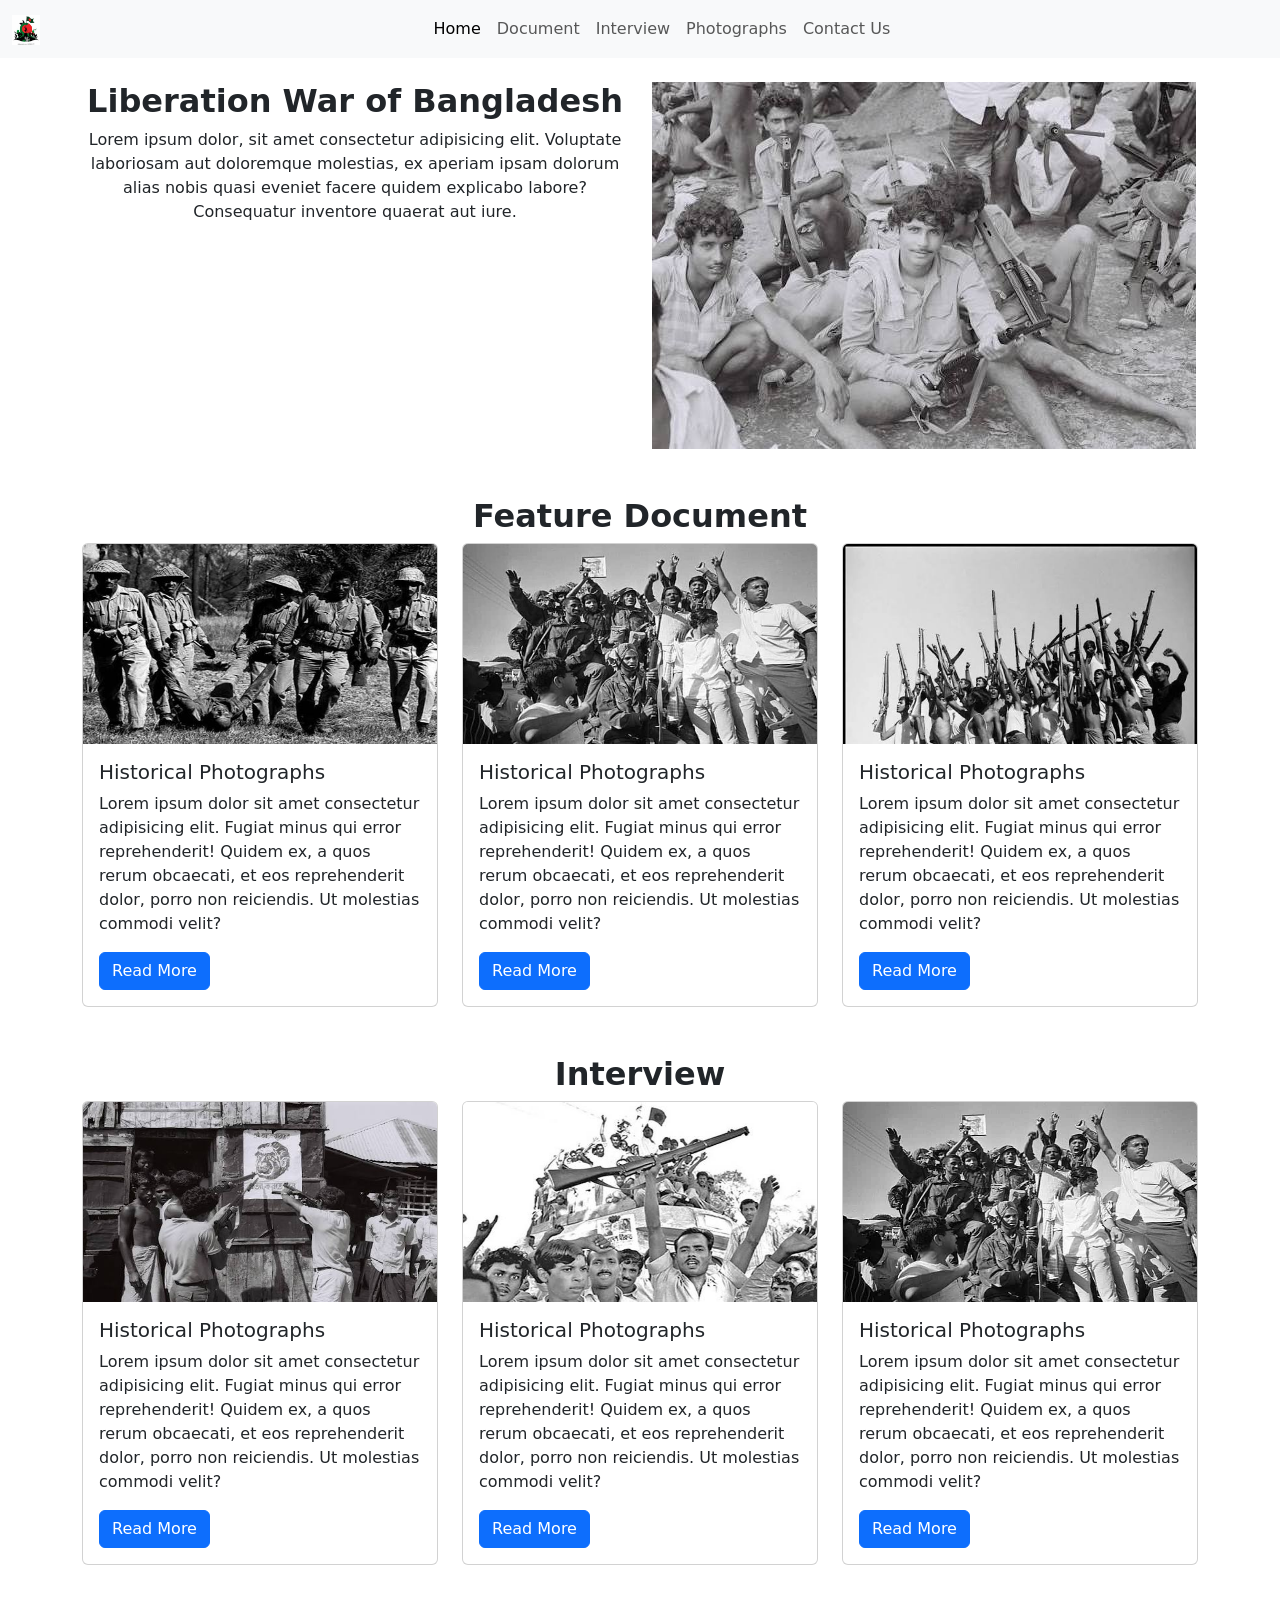
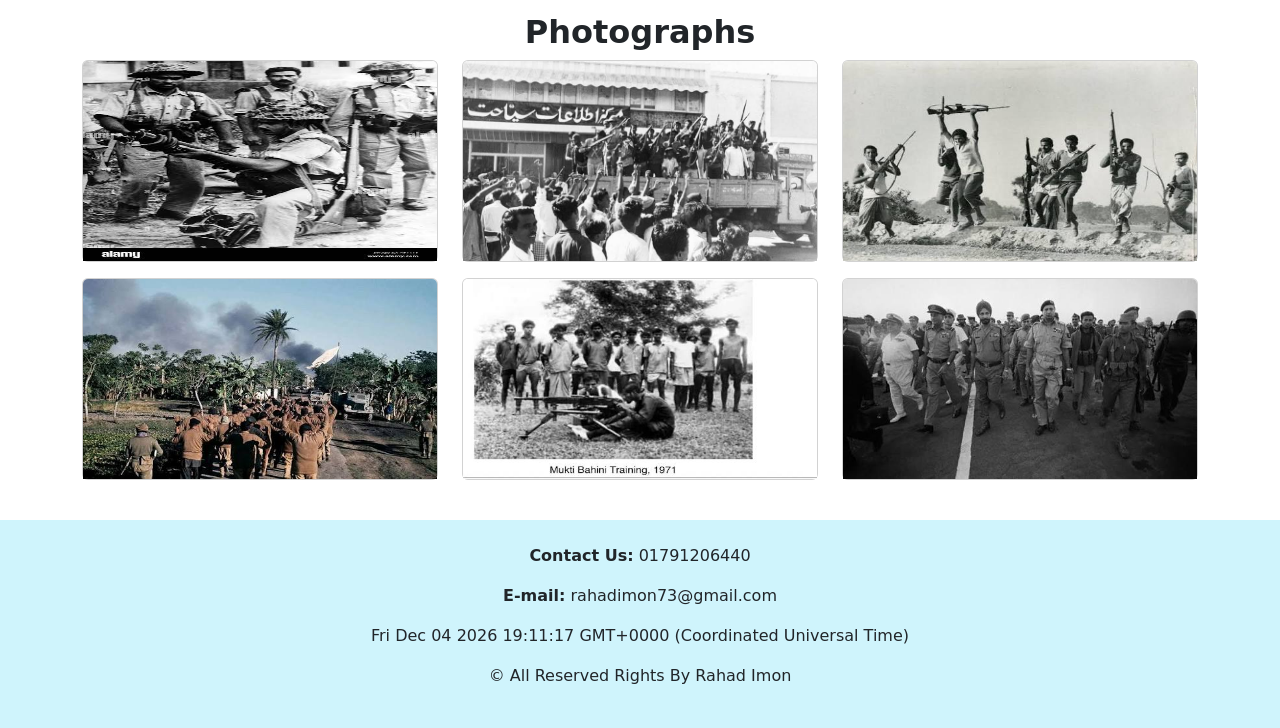
<file: job-1/index.html>
<!doctype html>
<html lang="en">
  <head>
    <meta charset="utf-8">
    <meta name="viewport" content="width=device-width, initial-scale=1">
    <title>Liberation War</title>
    <link href="https://cdn.jsdelivr.net/npm/bootstrap@5.3.8/dist/css/bootstrap.min.css" rel="stylesheet" integrity="sha384-sRIl4kxILFvY47J16cr9ZwB07vP4J8+LH7qKQnuqkuIAvNWLzeN8tE5YBujZqJLB" crossorigin="anonymous">
<link rel="stylesheet" href="style.css"> 
</head>
  <body>
   <!-- nav st -->
<nav class="navbar navbar-expand-lg bg-body-tertiary">
  <div class="container-fluid">
    <a class="navbar-brand" href="#"><img src="./img/logo.jpg" alt="" height="30px"></a>
    <button class="navbar-toggler" type="button" data-bs-toggle="collapse" data-bs-target="#navbarSupportedContent" aria-controls="navbarSupportedContent" aria-expanded="false" aria-label="Toggle navigation">
      <span class="navbar-toggler-icon"></span>
    </button>
    <div class="collapse navbar-collapse" id="navbarSupportedContent">
      <ul class="navbar-nav mx-auto mb-2 mb-lg-0">
        <li class="nav-item">
          <a class="nav-link active" aria-current="page" href="index.html">Home</a>
        </li>
        <li class="nav-item">
          <a class="nav-link" href="document.html">Document</a>
        </li>
  
         <li class="nav-item">
          <a class="nav-link" href="interview.html">Interview</a>
        </li>
         <li class="nav-item">
          <a class="nav-link" href="photographs.html">Photographs</a>
        </li>
         <li class="nav-item">
          <a class="nav-link" href="contact.html">Contact Us</a>
        </li>
         
    </div>
  </div>
</nav>
<!-- nav end -->

<!-- banner st -->
<section class="container py-4">
<div class="row">

<div class="col-md-6 text-center">
<h2 class="fw-bold">Liberation War of Bangladesh</h2>
<p>Lorem ipsum dolor, sit amet consectetur adipisicing elit. 
    Voluptate laboriosam aut doloremque molestias, ex aperiam ipsam dolorum alias nobis
     quasi eveniet facere quidem explicabo labore? Consequatur inventore quaerat aut iure.</p>

    </div>
    <div class="col-md-6">
<img src="img/1.jpg" alt="">
    </div>
</div>
</section>
<!-- banner end -->

<!-- document st -->
<section class="container py-4">
<h2 class="text-center fw-bold">Feature Document</h2>
<div class="row">

    <div class="col-md-4">
<div class="card">
  <img src="./img/2.jpg" class="card-img-top" alt="..." height="200px">
  <div class="card-body">
    <h5 class="card-title">Historical Photographs</h5>
    <p class="card-text">Lorem ipsum dolor sit amet consectetur adipisicing elit. Fugiat minus qui error reprehenderit! Quidem ex, a quos rerum obcaecati, et eos reprehenderit dolor, porro non reiciendis. Ut molestias commodi velit?</p>
    <a href="#" class="btn btn-primary">Read More</a>
  </div>
</div>
    </div>

        <div class="col-md-4">
<div class="card">
  <img src="./img/3.jpg" class="card-img-top" alt="..." height="200px">
  <div class="card-body">
    <h5 class="card-title">Historical Photographs</h5>
    <p class="card-text">Lorem ipsum dolor sit amet consectetur adipisicing elit. Fugiat minus qui error reprehenderit! Quidem ex, a quos rerum obcaecati, et eos reprehenderit dolor, porro non reiciendis. Ut molestias commodi velit?</p>
    <a href="#" class="btn btn-primary">Read More</a>
  </div>
</div>
    </div>
        <div class="col-md-4">
<div class="card">
  <img src="./img/4.jpg" class="card-img-top" alt="..." height="200px">
  <div class="card-body">
    <h5 class="card-title">Historical Photographs</h5>
    <p class="card-text">Lorem ipsum dolor sit amet consectetur adipisicing elit. Fugiat minus qui error reprehenderit! Quidem ex, a quos rerum obcaecati, et eos reprehenderit dolor, porro non reiciendis. Ut molestias commodi velit?</p>
    <a href="#" class="btn btn-primary">Read More</a>
  </div>
</div>
    </div>
</div>
</section>
<!-- document end -->

<!-- Interview st -->
<section class="container py-4">
<h2 class="text-center fw-bold">Interview</h2>
<div class="row">

    <div class="col-md-4">
<div class="card">
  <img src="./img/5.jpg" class="card-img-top" alt="..." height="200px">
  <div class="card-body">
    <h5 class="card-title">Historical Photographs</h5>
    <p class="card-text">Lorem ipsum dolor sit amet consectetur adipisicing elit. Fugiat minus qui error reprehenderit! Quidem ex, a quos rerum obcaecati, et eos reprehenderit dolor, porro non reiciendis. Ut molestias commodi velit?</p>
    <a href="#" class="btn btn-primary">Read More</a>
  </div>
</div>
    </div>

        <div class="col-md-4">
<div class="card">
  <img src="./img/6.jpg" class="card-img-top" alt="..." height="200px">
  <div class="card-body">
    <h5 class="card-title">Historical Photographs</h5>
    <p class="card-text">Lorem ipsum dolor sit amet consectetur adipisicing elit. Fugiat minus qui error reprehenderit! Quidem ex, a quos rerum obcaecati, et eos reprehenderit dolor, porro non reiciendis. Ut molestias commodi velit?</p>
    <a href="#" class="btn btn-primary">Read More</a>
  </div>
</div>
    </div>
        <div class="col-md-4">
<div class="card">
  <img src="./img/7.jpg" class="card-img-top" alt="..." height="200px">
  <div class="card-body">
    <h5 class="card-title">Historical Photographs</h5>
    <p class="card-text">Lorem ipsum dolor sit amet consectetur adipisicing elit. Fugiat minus qui error reprehenderit! Quidem ex, a quos rerum obcaecati, et eos reprehenderit dolor, porro non reiciendis. Ut molestias commodi velit?</p>
    <a href="#" class="btn btn-primary">Read More</a>
  </div>
</div>
    </div>

</div>
</section>
<!-- Interview end -->

<!-- Photographs st -->
<section class="container py-4">
<h2 class="text-center fw-bold"> Photographs</h2>
<div class="row">

            <div class="col-md-4">
<div class="card">
  <img src="./img/8.jpg" class="card-img-top" alt="..." height="200px">
</div>
    </div>
     <div class="col-md-4">
<div class="card">
  <img src="./img/9.jpg" class="card-img-top" alt="..." height="200px">
</div>
    </div>

 <div class="col-md-4">
<div class="card">
  <img src="./img/10.jpg" class="card-img-top" alt="..." height="200px">
 
</div>
    </div>

</div>
<div class="row py-3">

            <div class="col-md-4">
<div class="card">
  <img src="./img/11.jpg" class="card-img-top" alt="..." height="200px">
</div>
    </div>
     <div class="col-md-4">
<div class="card">
  <img src="./img/12.jpg" class="card-img-top" alt="..." height="200px">
</div>
    </div>

 <div class="col-md-4">
<div class="card">
  <img src="./img/13.jpg" class="card-img-top" alt="..." height="200px">
 
</div>
    </div>
    
</div>
</section>
<!-- Photographs end -->

<!-- footer st -->
<footer class="container-fluid py-4 bg-info-subtle">
<div class="text-center">

   
    <p><strong>Contact Us:</strong> 01791206440</p>
    <p><strong>E-mail:</strong> rahadimon73@gmail.com</p>
        <p id="time"></p>
<p>&copy; All Reserved Rights By Rahad Imon</p>
    </div>
</footer>
<!-- footer end -->
    <script src="script.js"></script>
    <script src="https://cdn.jsdelivr.net/npm/bootstrap@5.3.8/dist/js/bootstrap.bundle.min.js" integrity="sha384-FKyoEForCGlyvwx9Hj09JcYn3nv7wiPVlz7YYwJrWVcXK/BmnVDxM+D2scQbITxI" crossorigin="anonymous"></script>
  </body>
</html>
</file>
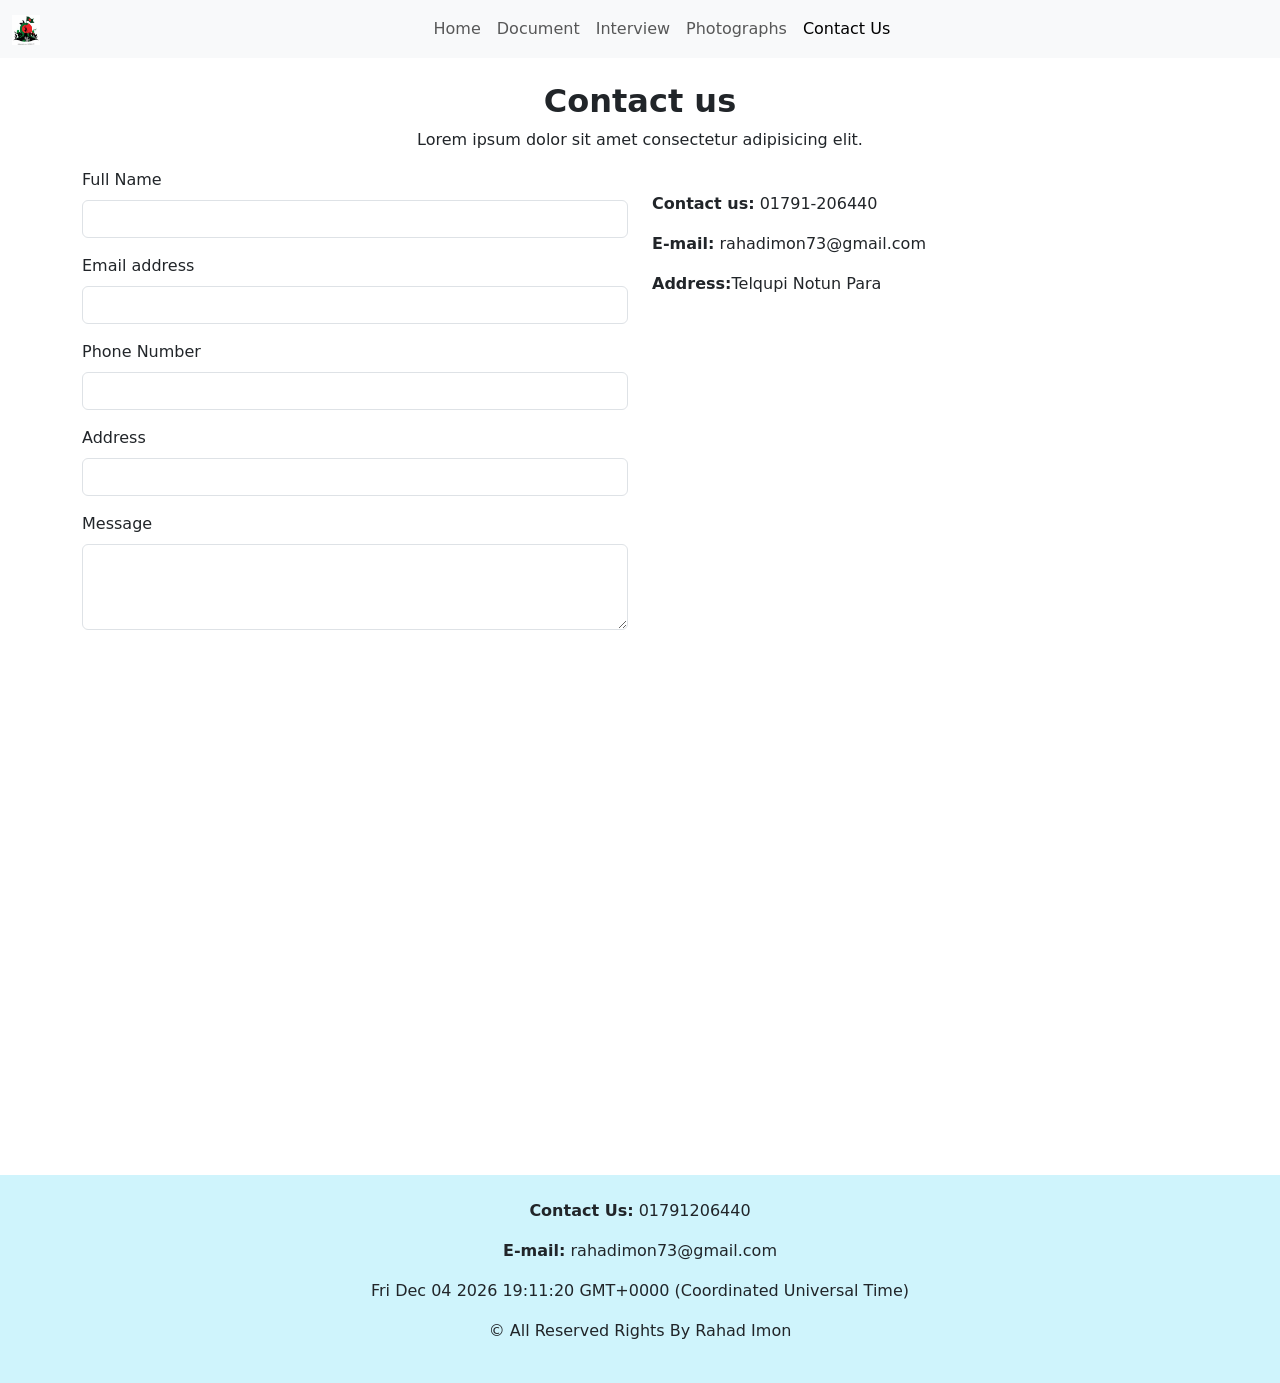
<file: job-1/contact.html>
<!doctype html>
<html lang="en">
  <head>
    <meta charset="utf-8">
    <meta name="viewport" content="width=device-width, initial-scale=1">
    <title>Liberation War</title>
    <link href="https://cdn.jsdelivr.net/npm/bootstrap@5.3.8/dist/css/bootstrap.min.css" rel="stylesheet" integrity="sha384-sRIl4kxILFvY47J16cr9ZwB07vP4J8+LH7qKQnuqkuIAvNWLzeN8tE5YBujZqJLB" crossorigin="anonymous">
<link rel="stylesheet" href="style.css"> 
</head>
  <body>
   <!-- nav st -->
<nav class="navbar navbar-expand-lg bg-body-tertiary">
  <div class="container-fluid">
    <a class="navbar-brand" href="#"><img src="./img/logo.jpg" alt="" height="30px"></a>
    <button class="navbar-toggler" type="button" data-bs-toggle="collapse" data-bs-target="#navbarSupportedContent" aria-controls="navbarSupportedContent" aria-expanded="false" aria-label="Toggle navigation">
      <span class="navbar-toggler-icon"></span>
    </button>
    <div class="collapse navbar-collapse" id="navbarSupportedContent">
      <ul class="navbar-nav mx-auto mb-2 mb-lg-0">
        <li class="nav-item">
          <a class="nav-link" aria-current="page" href="index.html">Home</a>
        </li>
        <li class="nav-item">
          <a class="nav-link" href="document.html">Document</a>
        </li>
  
         <li class="nav-item">
          <a class="nav-link" href="interview.html">Interview</a>
        </li>
         <li class="nav-item">
          <a class="nav-link" href="photographs.html">Photographs</a>
        </li>
         <li class="nav-item">
          <a class="nav-link active" href="contact.html">Contact Us</a>
        </li>
         
    </div>
  </div>
</nav>
<!-- nav end -->

<!-- contact st -->
<section class="container py-4">
<h2 class="text-center fw-bold">Contact us</h2>
<p class="text-center">Lorem ipsum dolor sit amet consectetur adipisicing elit. </p>

<div class="row">

    <div class="col-md-6">
<div class="mb-3">
  <label for="exampleFormControlInput1" class="form-label">Full Name</label>
  <input type="text" class="form-control" id="exampleFormControlInput1" placeholder="">
</div>

<div class="mb-3">
  <label for="exampleFormControlInput1" class="form-label">Email address</label>
  <input type="email" class="form-control" id="exampleFormControlInput1" placeholder="">
</div>

<div class="mb-3">
  <label for="exampleFormControlInput1" class="form-label">Phone Number</label>
  <input type="number" class="form-control" id="exampleFormControlInput1" placeholder="">
</div>

<div class="mb-3">
  <label for="exampleFormControlInput1" class="form-label">Address</label>
  <input type="text" class="form-control" id="exampleFormControlInput1" placeholder="">
</div>

<div class="mb-3">
  <label for="exampleFormControlTextarea1" class="form-label">Message</label>
  <textarea class="form-control" id="exampleFormControlTextarea1" rows="3"></textarea>
</div>

    </div>

<div class="col-md-6 py-4">
<p><strong>Contact us:</strong> 01791-206440</p>
<p><strong>E-mail:</strong> rahadimon73@gmail.com</p>
<p><strong>Address:</strong>Telqupi Notun Para</p>
</div>

</div>
</section>
<!-- contact end -->

<!-- map -->
<div class="text-center py-4">
    <iframe src="https://www.google.com/maps/embed?pb=!1m18!1m12!1m3!1d20094.21062708772!2d90.46117833833286!3d23.594486340627455!2m3!1f0!2f0!3f0!3m2!1i1024!2i768!4f13.1!3m3!1m2!1s0x39fdc1413b981179%3A0xe6272de95072448d!2z4KaV4Kau4KeN4Kaq4Ka_4KaJ4Kaf4Ka-4KawIOCmreCmv-CmsuCnh-CmnCAv4Ka24Ka_4Kav4Ka84Ka-4Kay4KaV4Kay!5e0!3m2!1sbn!2sbd!4v1786612380788!5m2!1sbn!2sbd" width="600" height="450" style="border:0;" allowfullscreen="" loading="lazy" referrerpolicy="strict-origin-when-cross-origin"></iframe>
</div>

<!-- footer st -->
<footer class="container-fluid py-4 bg-info-subtle">
<div class="text-center">

   
    <p><strong>Contact Us:</strong> 01791206440</p>
    <p><strong>E-mail:</strong> rahadimon73@gmail.com</p>
        <p id="time"></p>
<p>&copy; All Reserved Rights By Rahad Imon</p>
    </div>
</footer>
<!-- footer end -->
    <script src="script.js"></script>
    <script src="https://cdn.jsdelivr.net/npm/bootstrap@5.3.8/dist/js/bootstrap.bundle.min.js" integrity="sha384-FKyoEForCGlyvwx9Hj09JcYn3nv7wiPVlz7YYwJrWVcXK/BmnVDxM+D2scQbITxI" crossorigin="anonymous"></script>
  </body>
</html>
</file>
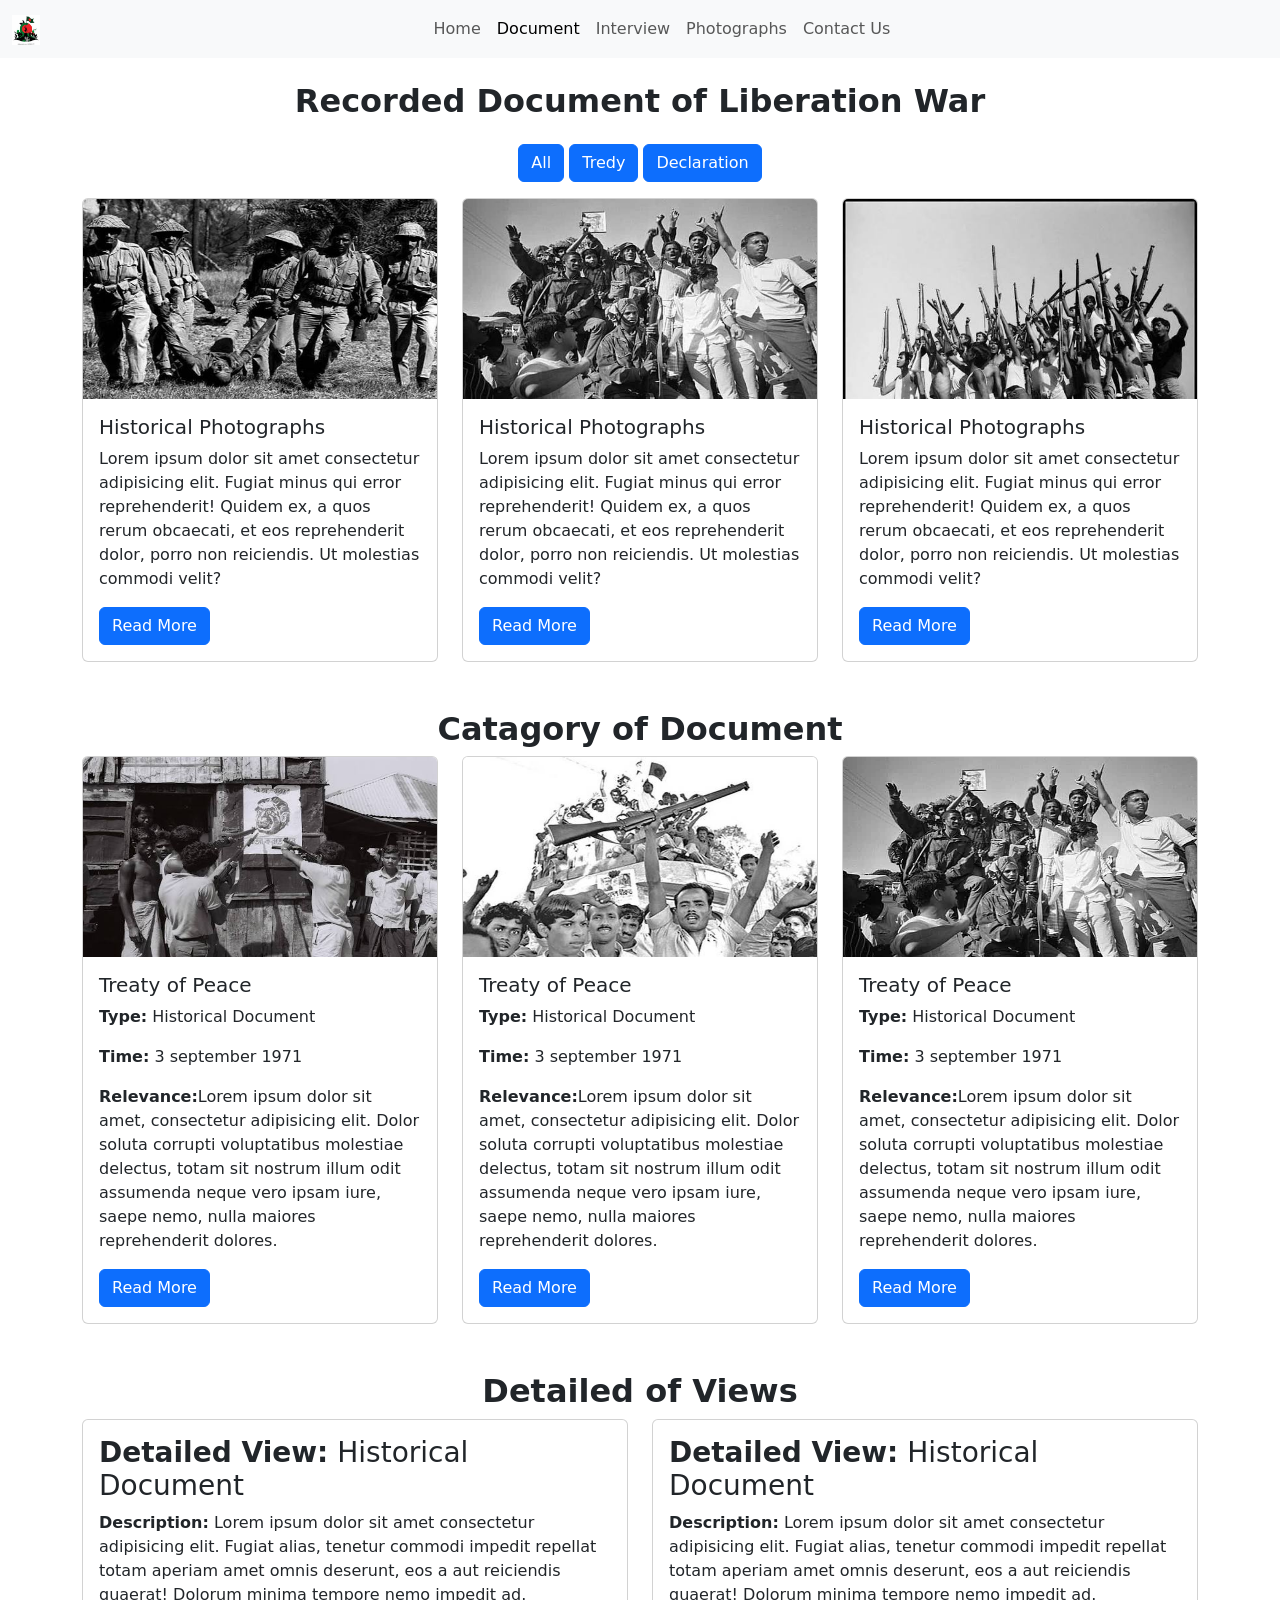
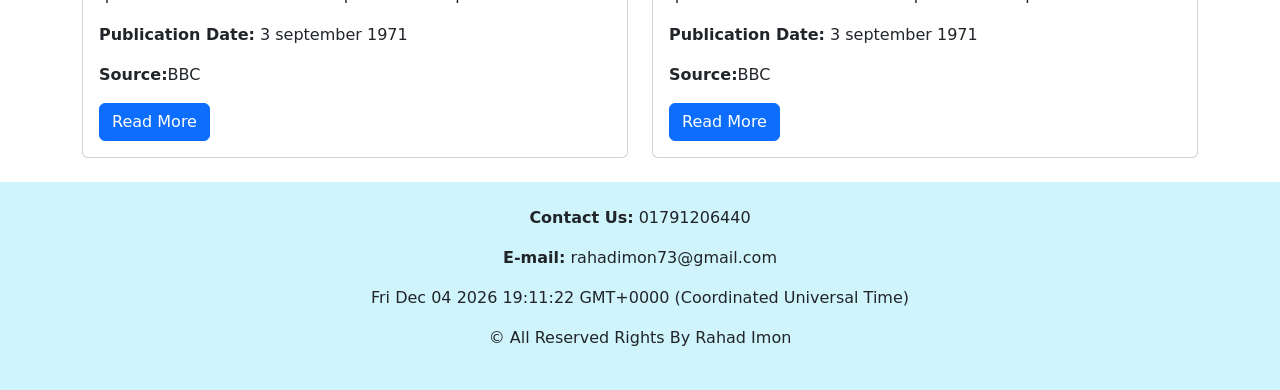
<file: job-1/document.html>
<!doctype html>
<html lang="en">
  <head>
    <meta charset="utf-8">
    <meta name="viewport" content="width=device-width, initial-scale=1">
    <title>Liberation War</title>
    <link href="https://cdn.jsdelivr.net/npm/bootstrap@5.3.8/dist/css/bootstrap.min.css" rel="stylesheet" integrity="sha384-sRIl4kxILFvY47J16cr9ZwB07vP4J8+LH7qKQnuqkuIAvNWLzeN8tE5YBujZqJLB" crossorigin="anonymous">
<link rel="stylesheet" href="style.css"> 
</head>
  <body>
   <!-- nav st -->
<nav class="navbar navbar-expand-lg bg-body-tertiary">
  <div class="container-fluid">
    <a class="navbar-brand" href="#"><img src="./img/logo.jpg" alt="" height="30px"></a>
    <button class="navbar-toggler" type="button" data-bs-toggle="collapse" data-bs-target="#navbarSupportedContent" aria-controls="navbarSupportedContent" aria-expanded="false" aria-label="Toggle navigation">
      <span class="navbar-toggler-icon"></span>
    </button>
    <div class="collapse navbar-collapse" id="navbarSupportedContent">
      <ul class="navbar-nav mx-auto mb-2 mb-lg-0">
        <li class="nav-item">
          <a class="nav-link" aria-current="page" href="index.html">Home</a>
        </li>
        <li class="nav-item">
          <a class="nav-link active" href="document.html">Document</a>
        </li>
  
         <li class="nav-item">
          <a class="nav-link" href="interview.html">Interview</a>
        </li>
         <li class="nav-item">
          <a class="nav-link" href="photographs.html">Photographs</a>
        </li>
         <li class="nav-item">
          <a class="nav-link" href="contact.html">Contact Us</a>
        </li>
         
    </div>
  </div>
</nav>
<!-- nav end -->

<!-- recorded document st -->
<section class="container py-4">
<h2 class="text-center fw-bold">Recorded Document of Liberation War</h2>
<div class="text-center py-3">
<a href="#" class="btn btn-primary">All</a>
  <a href="#" class="btn btn-primary">Tredy</a>
   <a href="#" class="btn btn-primary">Declaration</a>
</div> 
<div class="row">

    <div class="col-md-4">
<div class="card">
  <img src="./img/2.jpg" class="card-img-top" alt="..." height="200px">
  <div class="card-body">
    <h5 class="card-title">Historical Photographs</h5>
    <p class="card-text">Lorem ipsum dolor sit amet consectetur adipisicing elit. Fugiat minus qui error reprehenderit! Quidem ex, a quos rerum obcaecati, et eos reprehenderit dolor, porro non reiciendis. Ut molestias commodi velit?</p>
    <a href="#" class="btn btn-primary">Read More</a>
  </div>
</div>
    </div>

        <div class="col-md-4">
<div class="card">
  <img src="./img/3.jpg" class="card-img-top" alt="..." height="200px">
  <div class="card-body">
    <h5 class="card-title">Historical Photographs</h5>
    <p class="card-text">Lorem ipsum dolor sit amet consectetur adipisicing elit. Fugiat minus qui error reprehenderit! Quidem ex, a quos rerum obcaecati, et eos reprehenderit dolor, porro non reiciendis. Ut molestias commodi velit?</p>
    <a href="#" class="btn btn-primary">Read More</a>
  </div>
</div>
    </div>
        <div class="col-md-4">
<div class="card">
  <img src="./img/4.jpg" class="card-img-top" alt="..." height="200px">
  <div class="card-body">
    <h5 class="card-title">Historical Photographs</h5>
    <p class="card-text">Lorem ipsum dolor sit amet consectetur adipisicing elit. Fugiat minus qui error reprehenderit! Quidem ex, a quos rerum obcaecati, et eos reprehenderit dolor, porro non reiciendis. Ut molestias commodi velit?</p>
    <a href="#" class="btn btn-primary">Read More</a>
  </div>
</div>
    </div>
</div>
</section>

<!-- recorded document end -->

<!-- catagory of document st -->
<section class="container py-4">
<h2 class="text-center fw-bold">Catagory of Document</h2>
<div class="row">

    <div class="col-md-4">
<div class="card">
  <img src="./img/5.jpg" class="card-img-top" alt="..." height="200px">
  <div class="card-body">
    <h5 class="card-title">Treaty of Peace</h5>
    
    <p class="card-text"><strong>Type:</strong> Historical Document</p>
    <p class="card-text"><strong>Time:</strong> 3  september 1971</p>
    <p class="card-text"><strong>Relevance:</strong>Lorem ipsum dolor sit amet, consectetur adipisicing elit. Dolor soluta corrupti voluptatibus molestiae delectus, totam sit nostrum illum odit assumenda neque vero ipsam iure, saepe nemo, nulla maiores reprehenderit dolores.</p>
    <a href="#" class="btn btn-primary">Read More</a>
  </div>
</div>
    </div>

    <div class="col-md-4">
<div class="card">
  <img src="./img/6.jpg" class="card-img-top" alt="..." height="200px">
  <div class="card-body">
    <h5 class="card-title">Treaty of Peace</h5>
    
    <p class="card-text"><strong>Type:</strong> Historical Document</p>
    <p class="card-text"><strong>Time:</strong> 3  september 1971</p>
    <p class="card-text"><strong>Relevance:</strong>Lorem ipsum dolor sit amet, consectetur adipisicing elit. Dolor soluta corrupti voluptatibus molestiae delectus, totam sit nostrum illum odit assumenda neque vero ipsam iure, saepe nemo, nulla maiores reprehenderit dolores.</p>
    <a href="#" class="btn btn-primary">Read More</a>
  </div>
</div>
    </div>
    <div class="col-md-4">
<div class="card">
  <img src="./img/7.jpg" class="card-img-top" alt="..." height="200px">
  <div class="card-body">
    <h5 class="card-title">Treaty of Peace</h5>
    
    <p class="card-text"><strong>Type:</strong> Historical Document</p>
    <p class="card-text"><strong>Time:</strong> 3  september 1971</p>
    <p class="card-text"><strong>Relevance:</strong>Lorem ipsum dolor sit amet, consectetur adipisicing elit. Dolor soluta corrupti voluptatibus molestiae delectus, totam sit nostrum illum odit assumenda neque vero ipsam iure, saepe nemo, nulla maiores reprehenderit dolores.</p>
    <a href="#" class="btn btn-primary">Read More</a>
  </div>
</div>
    </div>

    </div>
    </section>
<!-- catagory of document end -->

<!-- detailed of Views st -->
<section class="container py-4">
<h2 class="text-center fw-bold">Detailed of Views</h2>
<div class="row">

    <div class="col-md-6">
<div class="card">
  
  <div class="card-body">
    <h3 class="card-title"><strong>Detailed View:</strong> Historical Document</h3>
    
    <p class="card-text"><strong>Description:</strong> Lorem ipsum dolor sit amet consectetur adipisicing elit. Fugiat alias, tenetur commodi impedit repellat totam aperiam amet omnis deserunt, eos a aut reiciendis quaerat! Dolorum minima tempore nemo impedit ad.</p>
    <p class="card-text"><strong>Publication Date:</strong> 3  september 1971</p>
    <p class="card-text"><strong>Source:</strong>BBC</p>
    <a href="#" class="btn btn-primary">Read More</a>
  </div>
</div>
    </div>

    <div class="col-md-6">
<div class="card">
  
  <div class="card-body">
    <h3 class="card-title"><strong>Detailed View:</strong> Historical Document</h3>
    
    <p class="card-text"><strong>Description:</strong> Lorem ipsum dolor sit amet consectetur adipisicing elit. Fugiat alias, tenetur commodi impedit repellat totam aperiam amet omnis deserunt, eos a aut reiciendis quaerat! Dolorum minima tempore nemo impedit ad.</p>
    <p class="card-text"><strong>Publication Date:</strong> 3  september 1971</p>
    <p class="card-text"><strong>Source:</strong>BBC</p>
    <a href="#" class="btn btn-primary">Read More</a>
  </div>
</div>
    </div>

    </div>
    </section>
<!-- detailed of Views end -->


<!-- footer st -->
<footer class="container-fluid py-4 bg-info-subtle">
<div class="text-center">

   
    <p><strong>Contact Us:</strong> 01791206440</p>
    <p><strong>E-mail:</strong> rahadimon73@gmail.com</p>
        <p id="time"></p>
<p>&copy; All Reserved Rights By Rahad Imon</p>
    </div>
</footer>
<!-- footer end -->
    <script src="script.js"></script>
    <script src="https://cdn.jsdelivr.net/npm/bootstrap@5.3.8/dist/js/bootstrap.bundle.min.js" integrity="sha384-FKyoEForCGlyvwx9Hj09JcYn3nv7wiPVlz7YYwJrWVcXK/BmnVDxM+D2scQbITxI" crossorigin="anonymous"></script>
  </body>
</html>
</file>
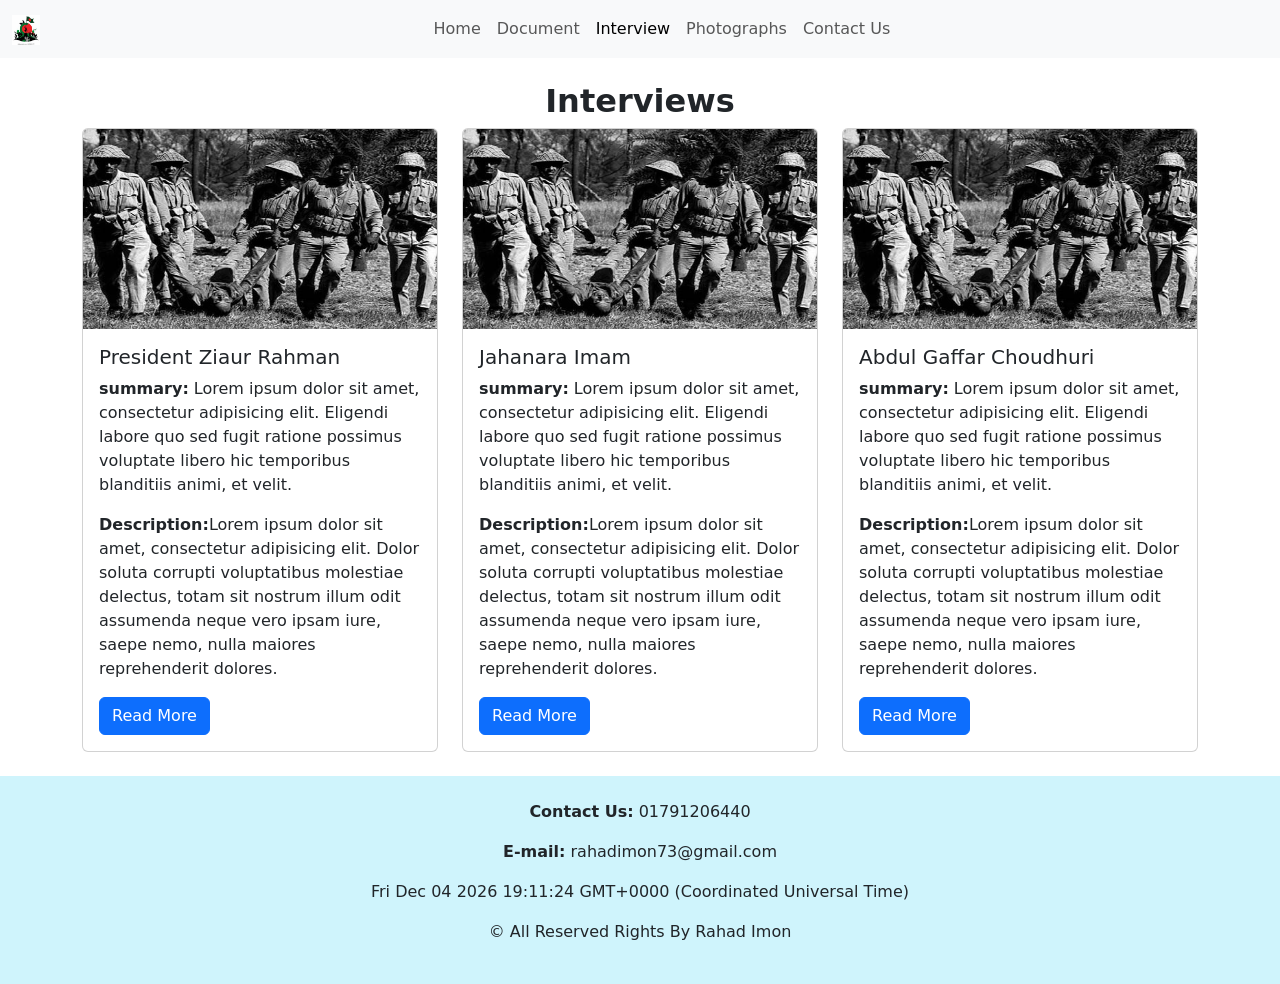
<file: job-1/interview.html>
<!doctype html>
<html lang="en">
  <head>
    <meta charset="utf-8">
    <meta name="viewport" content="width=device-width, initial-scale=1">
    <title>Liberation War</title>
    <link href="https://cdn.jsdelivr.net/npm/bootstrap@5.3.8/dist/css/bootstrap.min.css" rel="stylesheet" integrity="sha384-sRIl4kxILFvY47J16cr9ZwB07vP4J8+LH7qKQnuqkuIAvNWLzeN8tE5YBujZqJLB" crossorigin="anonymous">
<link rel="stylesheet" href="style.css"> 
</head>
  <body>
   <!-- nav st -->
<nav class="navbar navbar-expand-lg bg-body-tertiary">
  <div class="container-fluid">
    <a class="navbar-brand" href="#"><img src="./img/logo.jpg" alt="" height="30px"></a>
    <button class="navbar-toggler" type="button" data-bs-toggle="collapse" data-bs-target="#navbarSupportedContent" aria-controls="navbarSupportedContent" aria-expanded="false" aria-label="Toggle navigation">
      <span class="navbar-toggler-icon"></span>
    </button>
    <div class="collapse navbar-collapse" id="navbarSupportedContent">
      <ul class="navbar-nav mx-auto mb-2 mb-lg-0">
        <li class="nav-item">
          <a class="nav-link" aria-current="page" href="index.html">Home</a>
        </li>
        <li class="nav-item">
          <a class="nav-link" href="document.html">Document</a>
        </li>
  
         <li class="nav-item">
          <a class="nav-link active" href="interview.html">Interview</a>
        </li>
         <li class="nav-item">
          <a class="nav-link" href="photographs.html">Photographs</a>
        </li>
         <li class="nav-item">
          <a class="nav-link" href="contact.html">Contact Us</a>
        </li>
         
    </div>
  </div>
</nav>
<!-- nav end -->

<!-- interview st -->
<section class="container py-4">
<h2 class="text-center fw-bold">Interviews</h2>
<div class="row">

    <div class="col-md-4">
<div class="card">
  <img src="./img/2.jpg" class="card-img-top" alt="..." height="200px">
  <div class="card-body">
    <h5 class="card-title">President Ziaur Rahman</h5>
    
    <p class="card-text"><strong>summary:</strong> Lorem ipsum dolor sit amet, consectetur adipisicing elit. Eligendi labore quo sed fugit ratione possimus voluptate libero hic temporibus blanditiis animi, et velit. </p>
  
    <p class="card-text"><strong>Description:</strong>Lorem ipsum dolor sit amet, consectetur adipisicing elit. Dolor soluta corrupti voluptatibus molestiae delectus, totam sit nostrum illum odit assumenda neque vero ipsam iure, saepe nemo, nulla maiores reprehenderit dolores.</p>
    <a href="#" class="btn btn-primary">Read More</a>
  </div>
</div>
    </div>

      <div class="col-md-4">
<div class="card">
  <img src="./img/2.jpg" class="card-img-top" alt="..." height="200px">
  <div class="card-body">
    <h5 class="card-title">Jahanara Imam</h5>
    
    <p class="card-text"><strong>summary:</strong> Lorem ipsum dolor sit amet, consectetur adipisicing elit. Eligendi labore quo sed fugit ratione possimus voluptate libero hic temporibus blanditiis animi, et velit. </p>
  
    <p class="card-text"><strong>Description:</strong>Lorem ipsum dolor sit amet, consectetur adipisicing elit. Dolor soluta corrupti voluptatibus molestiae delectus, totam sit nostrum illum odit assumenda neque vero ipsam iure, saepe nemo, nulla maiores reprehenderit dolores.</p>
    <a href="#" class="btn btn-primary">Read More</a>
  </div>
</div>
    </div>

      <div class="col-md-4">
<div class="card">
  <img src="./img/2.jpg" class="card-img-top" alt="..." height="200px">
  <div class="card-body">
    <h5 class="card-title">Abdul Gaffar Choudhuri</h5>
    
    <p class="card-text"><strong>summary:</strong> Lorem ipsum dolor sit amet, consectetur adipisicing elit. Eligendi labore quo sed fugit ratione possimus voluptate libero hic temporibus blanditiis animi, et velit. </p>
  
    <p class="card-text"><strong>Description:</strong>Lorem ipsum dolor sit amet, consectetur adipisicing elit. Dolor soluta corrupti voluptatibus molestiae delectus, totam sit nostrum illum odit assumenda neque vero ipsam iure, saepe nemo, nulla maiores reprehenderit dolores.</p>
    <a href="#" class="btn btn-primary">Read More</a>
  </div>
</div>

    </div>
    </div>
    </section>
<!-- interview end -->

<!-- footer st -->
<footer class="container-fluid py-4 bg-info-subtle">
<div class="text-center">

   
    <p><strong>Contact Us:</strong> 01791206440</p>
    <p><strong>E-mail:</strong> rahadimon73@gmail.com</p>
        <p id="time"></p>
<p>&copy; All Reserved Rights By Rahad Imon</p>
    </div>
</footer>
<!-- footer end -->
    <script src="script.js"></script>
    <script src="https://cdn.jsdelivr.net/npm/bootstrap@5.3.8/dist/js/bootstrap.bundle.min.js" integrity="sha384-FKyoEForCGlyvwx9Hj09JcYn3nv7wiPVlz7YYwJrWVcXK/BmnVDxM+D2scQbITxI" crossorigin="anonymous"></script>
  </body>
</html>
</file>
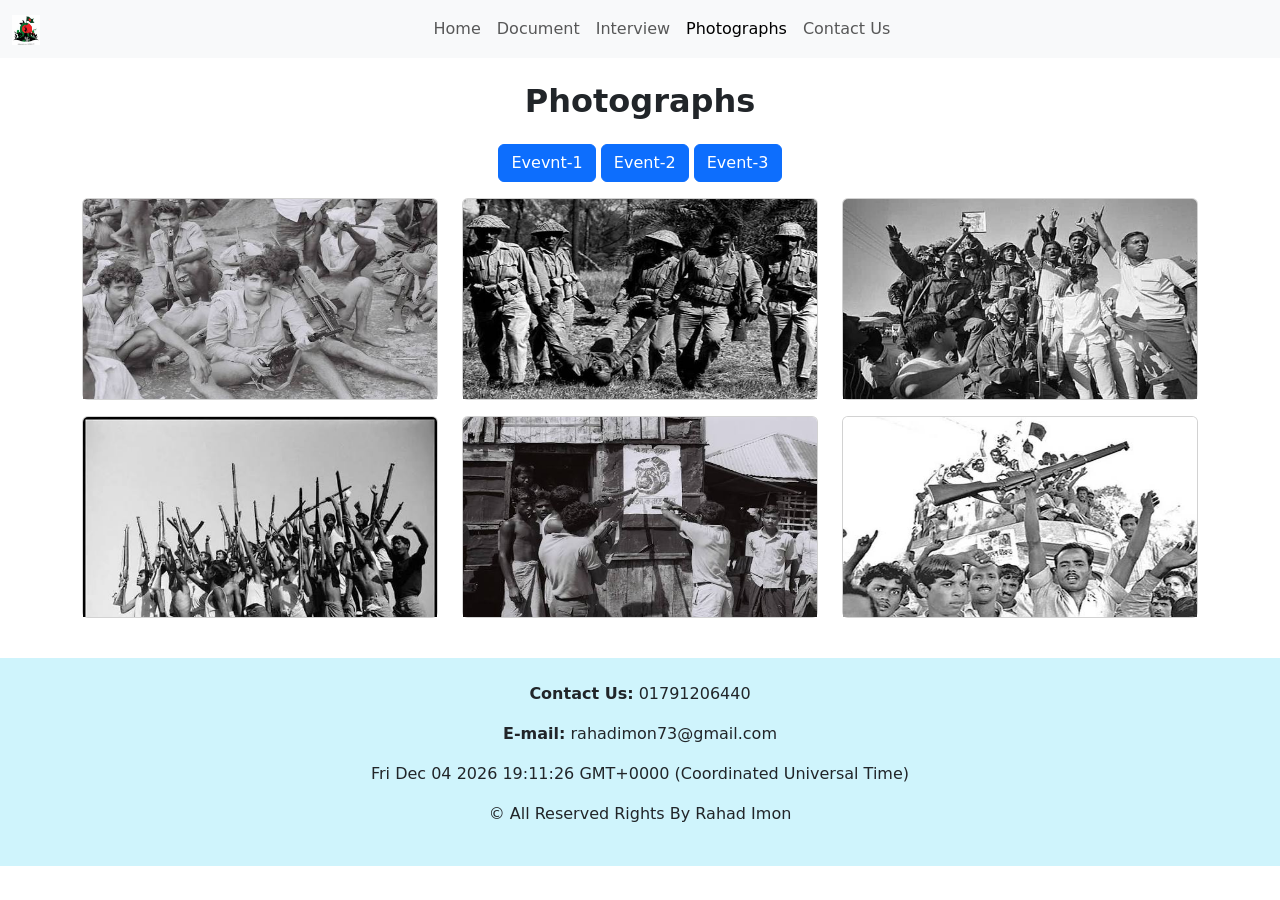
<file: job-1/photographs.html>
<!doctype html>
<html lang="en">
  <head>
    <meta charset="utf-8">
    <meta name="viewport" content="width=device-width, initial-scale=1">
    <title>Liberation War</title>
    <link href="https://cdn.jsdelivr.net/npm/bootstrap@5.3.8/dist/css/bootstrap.min.css" rel="stylesheet" integrity="sha384-sRIl4kxILFvY47J16cr9ZwB07vP4J8+LH7qKQnuqkuIAvNWLzeN8tE5YBujZqJLB" crossorigin="anonymous">
<link rel="stylesheet" href="style.css"> 
</head>
  <body>
   <!-- nav st -->
<nav class="navbar navbar-expand-lg bg-body-tertiary">
  <div class="container-fluid">
    <a class="navbar-brand" href="#"><img src="./img/logo.jpg" alt="" height="30px"></a>
    <button class="navbar-toggler" type="button" data-bs-toggle="collapse" data-bs-target="#navbarSupportedContent" aria-controls="navbarSupportedContent" aria-expanded="false" aria-label="Toggle navigation">
      <span class="navbar-toggler-icon"></span>
    </button>
    <div class="collapse navbar-collapse" id="navbarSupportedContent">
      <ul class="navbar-nav mx-auto mb-2 mb-lg-0">
        <li class="nav-item">
          <a class="nav-link" aria-current="page" href="index.html">Home</a>
        </li>
        <li class="nav-item">
          <a class="nav-link" href="document.html">Document</a>
        </li>
  
         <li class="nav-item">
          <a class="nav-link" href="interview.html">Interview</a>
        </li>
         <li class="nav-item">
          <a class="nav-link active" href="photographs.html">Photographs</a>
        </li>
         <li class="nav-item">
          <a class="nav-link" href="contact.html">Contact Us</a>
        </li>
         
    </div>
  </div>
</nav>
<!-- nav end -->

<!-- photographs st -->
<section class="container py-4">
<h2 class="text-center fw-bold"> Photographs</h2>

<div class="text-center py-3">
 <a href="#" class="btn btn-primary">Evevnt-1</a>
  <a href="#" class="btn btn-primary">Event-2</a>
   <a href="#" class="btn btn-primary">Event-3</a>
</div>

<div class="row">

            <div class="col-md-4">
<div class="card">
  <img src="./img/1.jpg" class="card-img-top" alt="..." height="200px">
</div>
    </div>
     <div class="col-md-4">
<div class="card">
  <img src="./img/2.jpg" class="card-img-top" alt="..." height="200px">
</div>
    </div>

 <div class="col-md-4">
<div class="card">
  <img src="./img/3.jpg" class="card-img-top" alt="..." height="200px">
 
</div>
    </div>

</div>
<div class="row py-3">

            <div class="col-md-4">
<div class="card">
  <img src="./img/4.jpg" class="card-img-top" alt="..." height="200px">
</div>
    </div>
     <div class="col-md-4">
<div class="card">
  <img src="./img/5.jpg" class="card-img-top" alt="..." height="200px">
</div>
    </div>

 <div class="col-md-4">
<div class="card">
  <img src="./img/6.jpg" class="card-img-top" alt="..." height="200px">
 
</div>
    </div>
    
</div>
</section>
<!-- photographs st -->


<!-- footer st -->
<footer class="container-fluid py-4 bg-info-subtle">
<div class="text-center">

   
    <p><strong>Contact Us:</strong> 01791206440</p>
    <p><strong>E-mail:</strong> rahadimon73@gmail.com</p>
        <p id="time"></p>
<p>&copy; All Reserved Rights By Rahad Imon</p>
    </div>
</footer>
<!-- footer end -->
    <script src="script.js"></script>
    <script src="https://cdn.jsdelivr.net/npm/bootstrap@5.3.8/dist/js/bootstrap.bundle.min.js" integrity="sha384-FKyoEForCGlyvwx9Hj09JcYn3nv7wiPVlz7YYwJrWVcXK/BmnVDxM+D2scQbITxI" crossorigin="anonymous"></script>
  </body>
</html>
</file>
<file: job-1/style.css>
li a:hover{
    background-color: black;
    color: white !important;
    border-radius: 30px;
}
</file>
